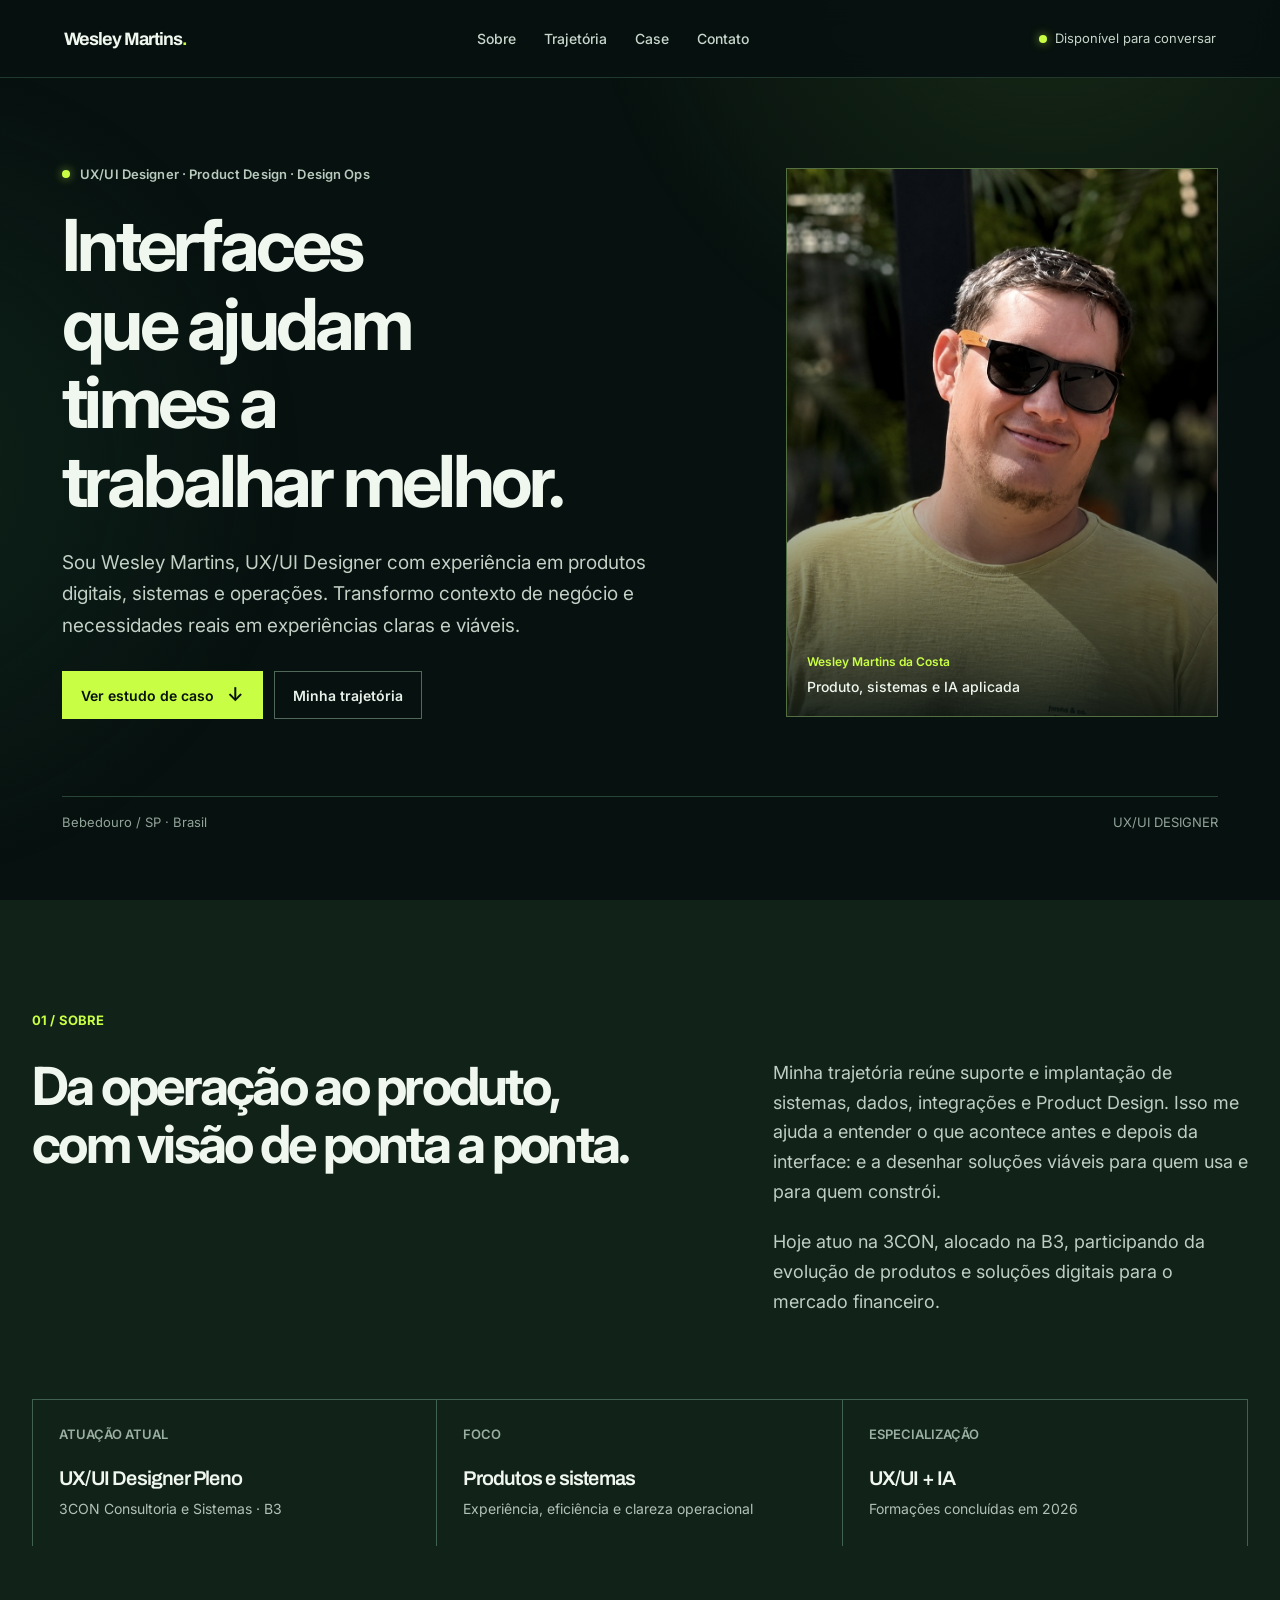
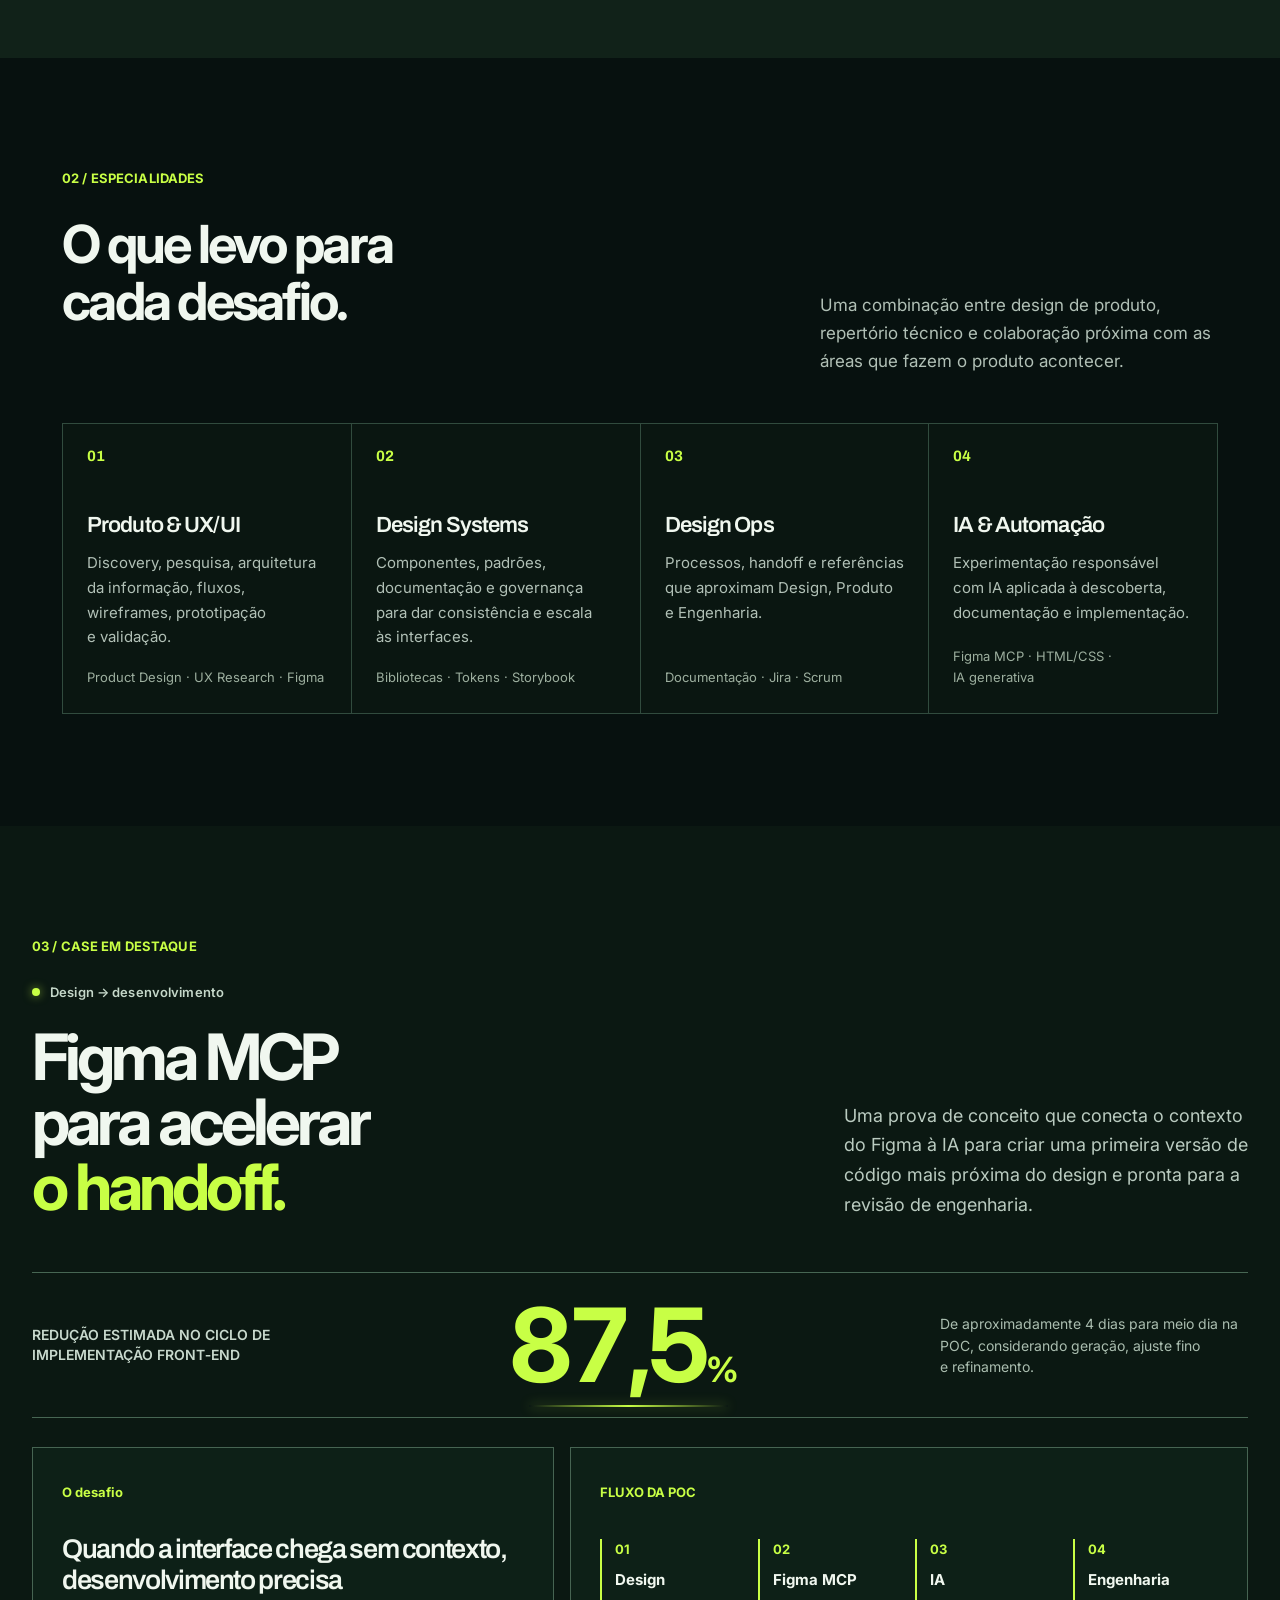
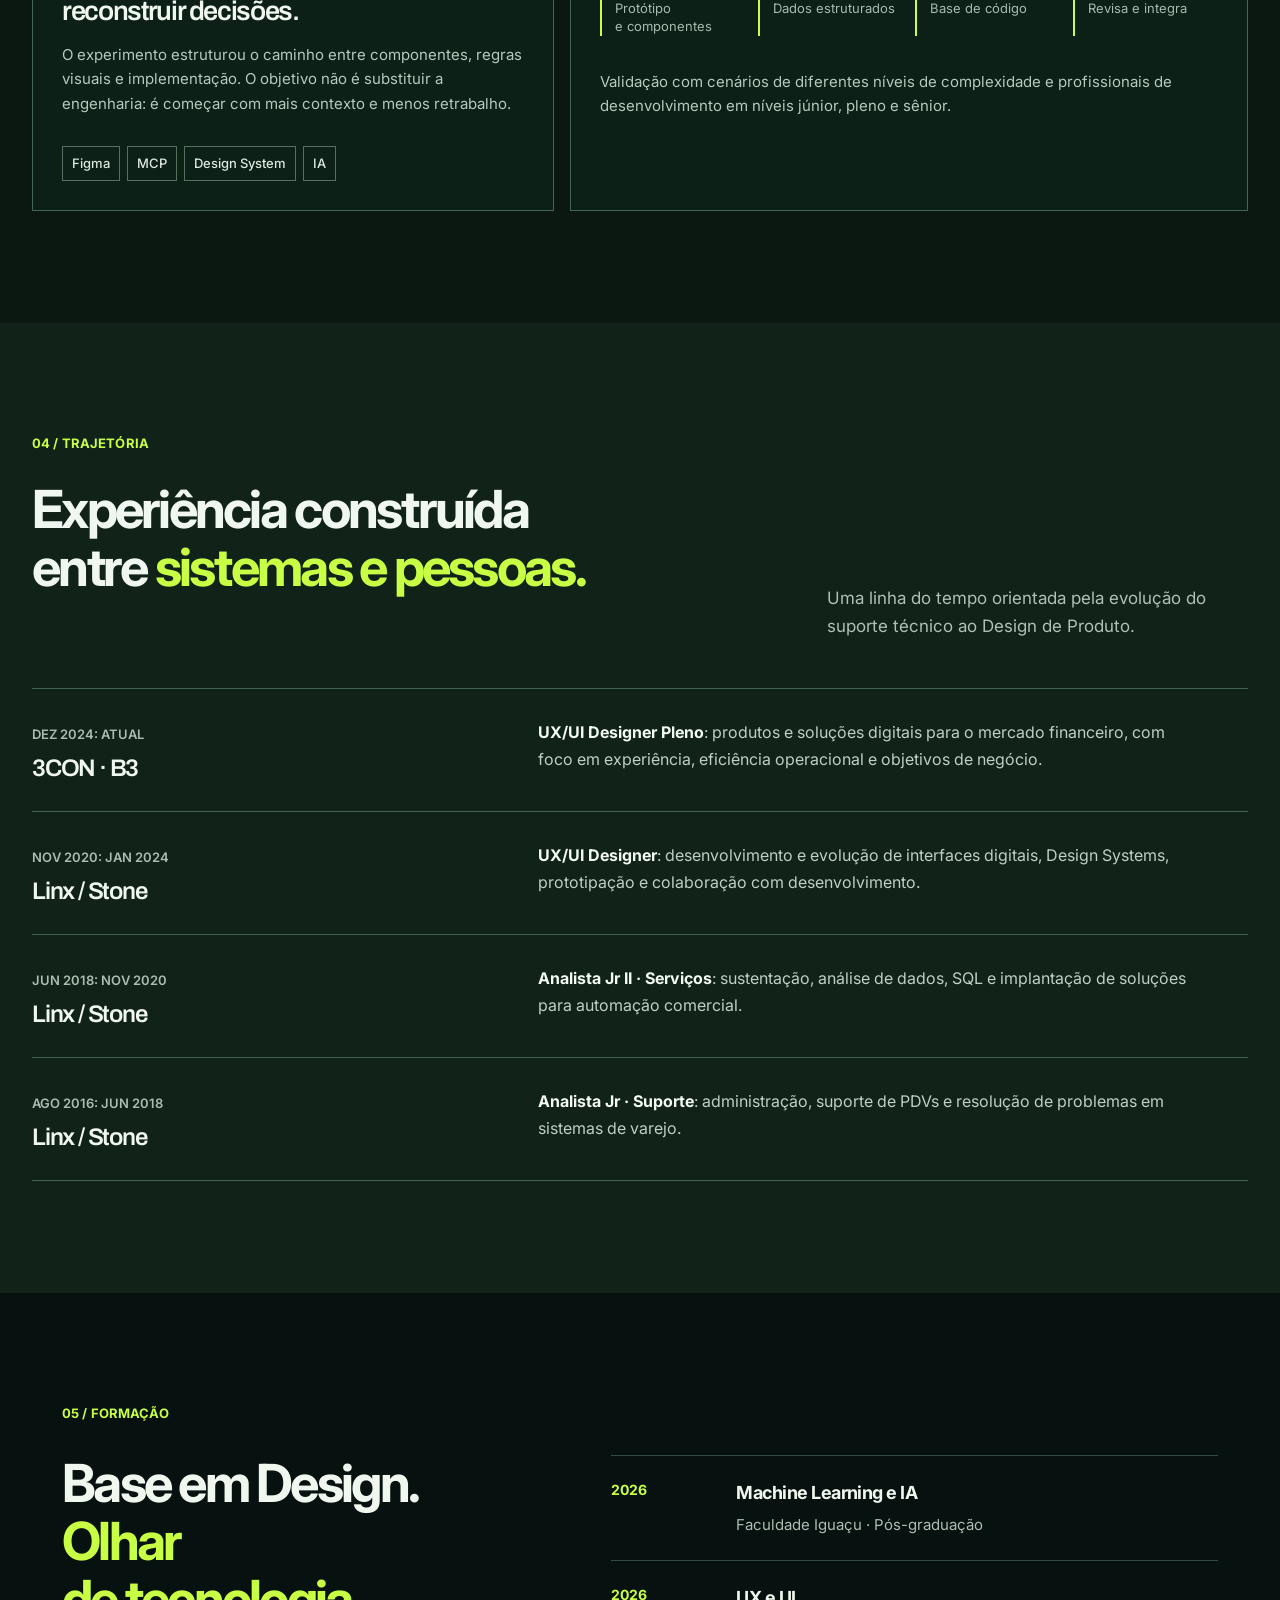
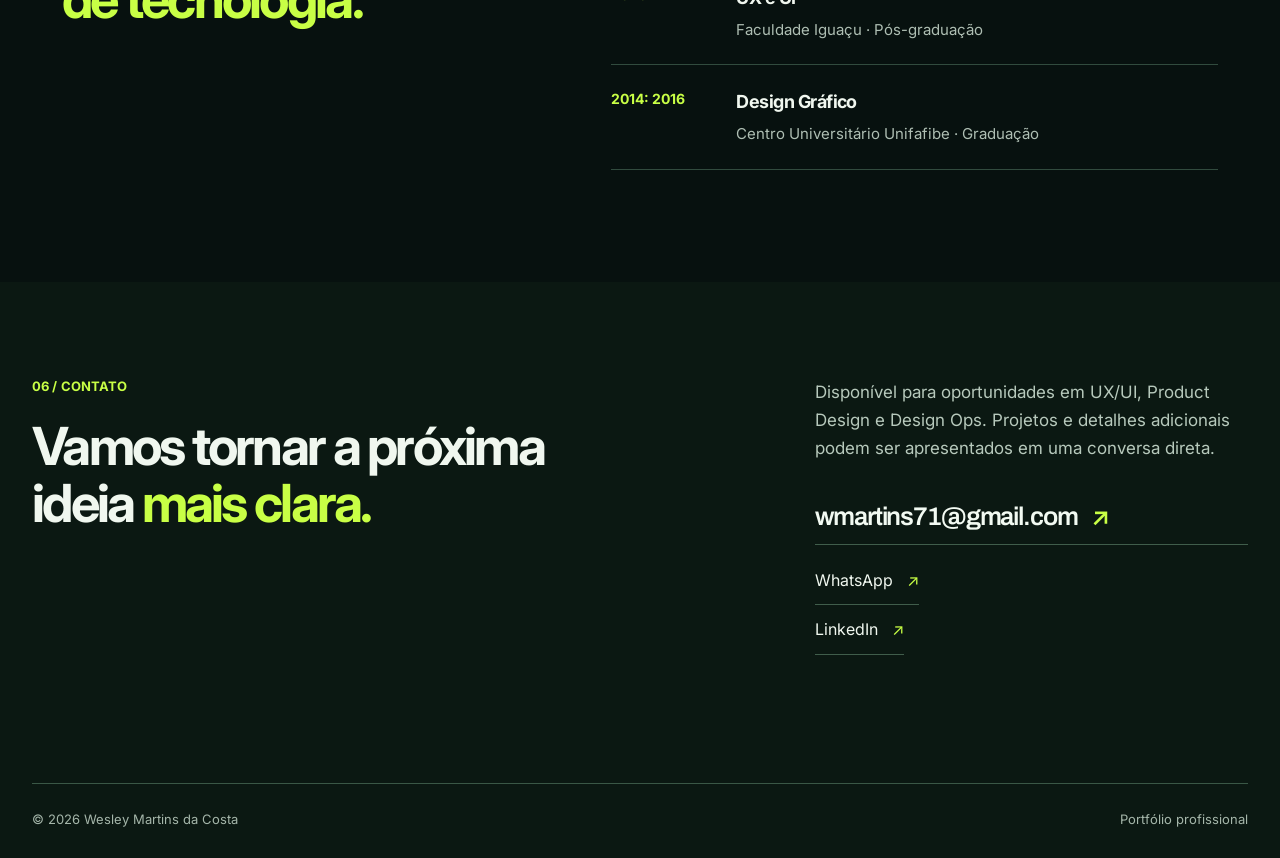
<file: index.html>
<!doctype html>
<html lang="pt-BR"><head><meta charset="UTF-8"><meta name="viewport" content="width=device-width, initial-scale=1.0"><meta name="description" content="Portfólio de Wesley Martins da Costa, UX/UI Designer Pleno com atuação em produto, sistemas, Design Ops e IA aplicada."><meta name="author" content="Wesley Martins da Costa"><meta name="robots" content="index, follow"><link rel="canonical" href="https://www.wesdsg.des.br/"><meta name="theme-color" content="#07110f"><meta property="og:title" content="Wesley Martins | UX/UI Designer"><meta property="og:description" content="Produto, sistemas e IA aplicada para tornar operações complexas mais claras."><meta property="og:type" content="website"><meta property="og:locale" content="pt_BR"><title>Wesley Martins | UX/UI Designer</title><link rel="preconnect" href="https://fonts.googleapis.com"><link rel="preconnect" href="https://fonts.gstatic.com" crossorigin><link href="https://fonts.googleapis.com/css2?family=IBM+Plex+Mono:wght@400;500;600;700;800&family=Space+Grotesk:wght@500;600;700&display=swap" rel="stylesheet"><link rel="stylesheet" href="styles.css?v=20261121-02"></head>
<body><div class="color-bloom bloom-lime" aria-hidden="true"></div><a class="skip-link" href="#conteudo">Pular para o conteúdo</a><header class="header"><a class="brand" href="#inicio" aria-label="Página inicial">Wesley Martins<span>.</span></a><nav aria-label="Navegação principal"><a href="#sobre">Sobre</a><a href="#trajetoria">Trajetória</a><a href="#case">Case</a><a href="#contato">Contato</a></nav><a class="status" href="#contato"><i></i> Disponível para conversar</a></header>
<main id="conteudo"><section class="hero" id="inicio"><div class="hero-copy reveal"><p class="kicker"><i></i> UX/UI Designer · Product Design · Design Ops</p><h1>Interfaces que ajudam<br>times a trabalhar melhor.</h1><p class="hero-text">Sou Wesley Martins, UX/UI Designer com experiência em produtos digitais, sistemas e operações. Transformo contexto de negócio e necessidades reais em experiências claras e viáveis.</p><div class="hero-actions"><a class="button button-solid magnetic" href="#case">Ver estudo de caso <span>↓</span></a><a class="button magnetic" href="#trajetoria">Minha trajetória</a></div></div><figure class="portrait reveal tilt-card"><img src="eu_foto.jpg" width="1254" height="1254" fetchpriority="high" alt="Wesley Martins da Costa"><figcaption><span>Wesley Martins da Costa</span><b>Produto, sistemas e IA aplicada</b></figcaption><span class="portrait-spark spark-one" aria-hidden="true"></span><span class="portrait-spark spark-two" aria-hidden="true"></span></figure><div class="hero-meta"><span>Bebedouro / SP · Brasil</span><span>UX/UI DESIGNER</span></div></section>
<section class="intro section" id="sobre"><div class="section-label">01 / SOBRE</div><div class="intro-content"><h2>Da operação ao produto,<br>com visão de ponta a ponta.</h2><div class="intro-text"><p>Minha trajetória reúne suporte e implantação de sistemas, dados, integrações e Product Design. Isso me ajuda a entender o que acontece antes e depois da interface — e a desenhar soluções viáveis para quem usa e para quem constrói.</p><p>Hoje atuo na 3CON, alocado na B3, participando da evolução de produtos e soluções digitais para o mercado financeiro.</p></div></div><div class="facts"><div><span>ATUAÇÃO ATUAL</span><b>UX/UI Designer Pleno</b><small>3CON Consultoria e Sistemas · B3</small></div><div><span>FOCO</span><b>Produtos e sistemas</b><small>Experiência, eficiência e clareza operacional</small></div><div><span>ESPECIALIZAÇÃO</span><b>UX/UI + IA</b><small>Formações concluídas em 2026</small></div></div></section>
<section class="skills section"><div class="section-label">02 / ESPECIALIDADES</div><div class="skills-head"><h2>O que levo para<br>cada desafio.</h2><p>Uma combinação entre design de produto, repertório técnico e colaboração próxima com as áreas que fazem o produto acontecer.</p></div><div class="skill-grid"><article><b>01</b><h3>Produto &amp; UX/UI</h3><p>Discovery, pesquisa, arquitetura da informação, fluxos, wireframes, prototipação e validação.</p><div>Product Design · UX Research · Figma</div></article><article><b>02</b><h3>Design Systems</h3><p>Componentes, padrões, documentação e governança para dar consistência e escala às interfaces.</p><div>Bibliotecas · Tokens · Storybook</div></article><article><b>03</b><h3>Design Ops</h3><p>Processos, handoff e referências que aproximam Design, Produto e Engenharia.</p><div>Documentação · Jira · Scrum</div></article><article><b>04</b><h3>IA &amp; Automação</h3><p>Experimentação responsável com IA aplicada à descoberta, documentação e implementação.</p><div>Figma MCP · HTML/CSS · IA generativa</div></article></div></section>
<section class="case section" id="case"><div class="section-label">03 / CASE EM DESTAQUE</div><div class="case-title"><div><p class="kicker light"><i></i> Design → desenvolvimento</p><h2>Figma MCP<br>para acelerar<br><em>o handoff.</em></h2></div><p>Uma prova de conceito que conecta o contexto do Figma à IA para criar uma primeira versão de código mais próxima do design e pronta para a revisão de engenharia.</p></div><div class="case-metric"><span>REDUÇÃO ESTIMADA NO CICLO DE IMPLEMENTAÇÃO FRONT-END</span><strong>87,5<span>%</span></strong><small>De aproximadamente 4 dias para meio dia na POC, considerando geração, ajuste fino e refinamento.</small></div><div class="case-grid"><article class="case-story"><span>O desafio</span><h3>Quando a interface chega sem contexto, desenvolvimento precisa reconstruir decisões.</h3><p>O experimento estruturou o caminho entre componentes, regras visuais e implementação. O objetivo não é substituir a engenharia — é começar com mais contexto e menos retrabalho.</p><div class="tags"><b>Figma</b><b>MCP</b><b>Design System</b><b>IA</b></div></article><article class="flow"><span>FLUXO DA POC</span><ol><li><b>01</b><strong>Design</strong><small>Protótipo e componentes</small></li><li><b>02</b><strong>Figma MCP</strong><small>Dados estruturados</small></li><li><b>03</b><strong>IA</strong><small>Base de código</small></li><li><b>04</b><strong>Engenharia</strong><small>Revisa e integra</small></li></ol><p>Validação com cenários de diferentes níveis de complexidade e profissionais de desenvolvimento em níveis júnior, pleno e sênior.</p></article></div></section>
<section class="trajectory section" id="trajetoria"><div class="section-label">04 / TRAJETÓRIA</div><div class="trajectory-head"><h2>Experiência construída<br>entre <em>sistemas e pessoas.</em></h2><p>Uma linha do tempo orientada pela evolução do suporte técnico ao Design de Produto.</p></div><div class="timeline"><article><div><span>DEZ 2024 — ATUAL</span><h3>3CON · B3</h3></div><p><b>UX/UI Designer Pleno</b> — produtos e soluções digitais para o mercado financeiro, com foco em experiência, eficiência operacional e objetivos de negócio.</p></article><article><div><span>NOV 2020 — JAN 2024</span><h3>Linx / Stone</h3></div><p><b>UX/UI Designer</b> — desenvolvimento e evolução de interfaces digitais, Design Systems, prototipação e colaboração com desenvolvimento.</p></article><article><div><span>JUN 2018 — NOV 2020</span><h3>Linx / Stone</h3></div><p><b>Analista Jr II · Serviços</b> — sustentação, análise de dados, SQL e implantação de soluções para automação comercial.</p></article><article><div><span>AGO 2016 — JUN 2018</span><h3>Linx / Stone</h3></div><p><b>Analista Jr · Suporte</b> — administração, suporte de PDVs e resolução de problemas em sistemas de varejo.</p></article></div></section>
<section class="education section"><div class="section-label">05 / FORMAÇÃO</div><div class="education-wrap"><h2>Base em Design.<br><em>Olhar de tecnologia.</em></h2><div class="education-list"><article><span>2026</span><b>Machine Learning e IA</b><small>Faculdade Iguaçu · Pós-graduação</small></article><article><span>2026</span><b>UX e UI</b><small>Faculdade Iguaçu · Pós-graduação</small></article><article><span>2014 — 2016</span><b>Design Gráfico</b><small>Centro Universitário Unifafibe · Graduação</small></article></div></div></section></main>
<footer id="contato"><div><p class="section-label">06 / CONTATO</p><h2>Vamos tornar a próxima<br>ideia <em>mais clara.</em></h2></div><div class="contact"><p>Disponível para oportunidades em UX/UI, Product Design e Design Ops. Projetos e detalhes adicionais podem ser apresentados em uma conversa direta.</p><a class="contact-main magnetic" href="mailto:wmartins71@gmail.com">wmartins71@gmail.com <span>↗</span></a><a href="https://wa.me/5517981520616" target="_blank" rel="noopener noreferrer">WhatsApp <span>↗</span></a><a href="https://www.linkedin.com/in/wmcosta/" target="_blank" rel="noopener noreferrer">LinkedIn <span>↗</span></a></div><div class="footer-bottom"><span>© <span id="copyright-year">2026</span> Wesley Martins da Costa</span><span>Portfólio profissional</span></div></footer><script src="script.js?v=20261119-27" defer></script></body></html>
</file>
<file: styles.css>
@import url('https://fonts.googleapis.com/css2?family=Archivo:wdth,wght@87.5..125,400..700&family=Inter:wght@400;500;600;700&display=swap');

/* Títulos com uma construção mais aberta e legível. */
.hero h1,.intro h2,.skills h2,.trajectory h2,.education h2,footer h2{font-family:"Inter",Arial,sans-serif!important;font-weight:700!important;letter-spacing:-.052em!important;line-height:1.1!important}.case-title h2{font-family:"Inter",Arial,sans-serif!important;font-weight:700!important;letter-spacing:-.062em!important;line-height:1.02!important}.case-metric{grid-template-columns:1.15fr .82fr .7fr}.case-metric>span{white-space:normal}.case-metric strong{font-family:"Inter",Arial,sans-serif!important;font-weight:700!important;letter-spacing:-.07em!important;line-height:.86!important}

/* O rodapé usa a mesma coluna horizontal das seções principais. */
footer{padding-right:max(32px,calc((100vw - var(--max))/2))!important;padding-left:max(32px,calc((100vw - var(--max))/2))!important}
@media(max-width:560px){footer{padding-right:22px!important;padding-left:22px!important}}

:root{--bg:#07110f;--surface:#0d1a15;--surface-2:#112219;--text:#f0f7ef;--muted:#a9bbb0;--line:#314b3e;--green:#c8ff45;--max:1220px;--sans:"Archivo","Inter",Arial,sans-serif;--body:"Inter",Arial,sans-serif}*{box-sizing:border-box}html{scroll-behavior:smooth}body{min-width:320px;margin:0;background:var(--bg);color:var(--text);font:400 17px/1.65 var(--body);overflow-x:hidden}body::before{position:fixed;z-index:-1;inset:0;content:"";pointer-events:none;background:radial-gradient(circle at 82% -7%,#31522166,transparent 29rem),radial-gradient(circle at -9% 52%,#183d2a66,transparent 26rem)}a{color:inherit;text-decoration:none}.color-bloom{display:none}.skip-link{position:fixed;z-index:100;top:-4rem;left:1rem;padding:.75rem 1rem;background:var(--green);color:#08100d;font-weight:700}.skip-link:focus{top:1rem}.header{position:sticky;z-index:10;top:0;display:flex;align-items:center;justify-content:space-between;max-width:none;height:78px;margin:0;padding:0 max(5vw,24px);border-bottom:1px solid #20382d;background:#07110fee;backdrop-filter:blur(14px)}.brand{font:700 18px var(--sans);letter-spacing:-.055em}.brand span{color:var(--green)}.header nav{display:flex;gap:28px;align-items:center;color:#c8d7cd;font-size:14px;font-weight:500}.header nav a{transition:color .2s}.header nav a:hover,.header nav a:focus{color:var(--green)}.status{display:flex;gap:8px;align-items:center;color:#c6d5ca;font-size:13px}.status i,.kicker i{display:block;width:8px;height:8px;border-radius:50%;background:var(--green);box-shadow:0 0 10px #c8ff4599}.hero,.section,footer{max-width:var(--max);margin:0 auto;padding-right:32px;padding-left:32px}.hero{display:grid;grid-template-columns:minmax(0,1.08fr) minmax(360px,.75fr);column-gap:8vw;align-items:center;min-height:calc(100svh - 78px);padding-top:66px;padding-bottom:45px}.kicker,.section-label{margin:0 0 23px;color:#b7cabd;font:600 13px/1.3 var(--body);letter-spacing:.01em}.kicker{display:flex;gap:10px;align-items:center}.hero h1,h2,h3,p{margin-top:0}.hero h1{max-width:800px;margin-bottom:26px;font:650 clamp(3.25rem,5.6vw,5.8rem)/1.02 var(--sans);letter-spacing:-.075em;text-wrap:balance}.hero h1 em,h2 em{font-style:normal;color:var(--green)}.hero-text{max-width:590px;margin-bottom:30px;color:#c2d0c6;font-size:19px;text-wrap:pretty}.hero-actions{display:flex;flex-wrap:wrap;gap:11px}.button{display:inline-flex;align-items:center;justify-content:center;min-height:48px;padding:0 18px;border:1px solid #50695a;background:transparent;color:#e9f2ea;font-size:14px;font-weight:600;transition:border-color .2s,background .2s,transform .2s}.button:hover{border-color:var(--green);background:#142719;transform:translateY(-2px)}.button-solid{border-color:var(--green);background:var(--green);color:#08100d}.button-solid:hover{background:#d7ff79}.button span{margin-left:13px;font-size:19px}.portrait{position:relative;height:min(61vh,580px);min-height:410px;margin:0;overflow:hidden;border:1px solid #547043;background:#102218}.portrait img{display:block;width:100%;height:100%;object-fit:cover;object-position:center 23%;filter:saturate(.78) contrast(1.04);transition:transform .6s ease}.portrait:hover img{transform:scale(1.04)}.portrait::after{position:absolute;inset:0;content:"";background:linear-gradient(180deg,transparent 47%,#07110fe6)}.portrait figcaption{position:absolute;z-index:1;right:20px;bottom:18px;left:20px;display:grid;gap:3px}.portrait figcaption span{color:var(--green);font-size:12px;font-weight:600}.portrait figcaption b{font-size:14px;font-weight:500}.portrait-spark{display:none}.hero-meta{grid-column:1/-1;display:flex;justify-content:space-between;margin-top:33px;padding-top:15px;border-top:1px solid #294536;color:#91a499;font-size:13px}.section{padding-top:112px;padding-bottom:112px}.section-label{color:var(--green);font-weight:700}.intro,.trajectory{max-width:none;background:var(--surface-2)}.intro>.section-label,.intro-content,.facts,.trajectory>.section-label,.trajectory-head,.timeline{max-width:var(--max);margin-right:auto;margin-left:auto}.intro-content{display:grid;grid-template-columns:1.08fr .82fr;gap:9vw;margin-top:29px;margin-bottom:65px}.intro h2,.skills h2,.trajectory h2,.education h2,footer h2{font:650 clamp(2.35rem,4.1vw,4.5rem)/1.08 var(--sans);letter-spacing:-.07em;text-wrap:balance}.intro-text{max-width:590px;color:#bfcec3;font-size:18px}.intro-text p+p{margin-top:21px}.facts{display:grid;grid-template-columns:repeat(3,1fr);border-top:1px solid #426251}.facts>div{min-height:142px;padding:24px 26px;border-right:1px solid #426251}.facts>div:first-child{border-left:1px solid #426251}.facts span{display:block;margin-bottom:20px;color:#9ab0a1;font-size:13px;font-weight:600}.facts b{display:block;margin-bottom:4px;font:600 20px/1.2 var(--sans);letter-spacing:-.04em}.facts small{color:#b2c1b7;font-size:14px}.skills-head,.trajectory-head{display:grid;grid-template-columns:1fr .62fr;gap:9vw;align-items:end;margin-top:29px;margin-bottom:48px}.skills-head p,.trajectory-head p{max-width:410px;margin:0;color:#b1c0b6;font-size:17px}.skill-grid{display:grid;grid-template-columns:repeat(4,1fr);border-top:1px solid var(--line);border-left:1px solid var(--line)}.skill-grid article{display:flex;min-height:290px;flex-direction:column;padding:24px;border-right:1px solid var(--line);border-bottom:1px solid var(--line);background:#0a1611;transition:background .2s}.skill-grid article:hover{background:#102318}.skill-grid article>b{color:var(--green);font:700 15px var(--sans)}.skill-grid h3{margin:49px 0 13px;font:600 22px/1.15 var(--sans);letter-spacing:-.04em}.skill-grid p{color:#b1c0b6;font-size:15px}.skill-grid div{margin-top:auto;color:#9daf9f;font-size:13px}.case{max-width:none;background:#0b1812}.case>.section-label,.case-title,.case-metric,.case-grid{max-width:var(--max);margin-right:auto;margin-left:auto}.case-title{display:grid;grid-template-columns:1fr .58fr;gap:9vw;align-items:end;margin-top:29px;margin-bottom:53px}.light{color:#c5d7c9}.case-title h2{margin:16px 0 0;font:650 clamp(3rem,5vw,5.4rem)/.95 var(--sans);letter-spacing:-.085em;text-wrap:balance}.case-title>p{margin:0;color:#bacbc0;font-size:18px}.case-metric{display:grid;grid-template-columns:1fr .9fr .7fr;gap:36px;align-items:center;padding:28px 0;border-top:1px solid #476653;border-bottom:1px solid #476653}.case-metric>span{color:#c8d9cd;font-size:14px;font-weight:600;line-height:1.45}.case-metric strong{position:relative;display:inline-flex;align-items:baseline;width:max-content;color:var(--green);font:700 clamp(5rem,8vw,8.5rem)/.8 var(--sans);font-variant-numeric:tabular-nums;letter-spacing:-.11em;animation:metric-glow 4s ease-in-out infinite}.case-metric strong span{margin-left:.03em;font-size:.34em;letter-spacing:-.07em}.case-metric strong::after{position:absolute;right:4%;bottom:-18px;left:9%;height:2px;content:"";background:linear-gradient(90deg,transparent,var(--green),transparent);box-shadow:0 0 12px #c8ff4566;animation:metric-line 3.4s ease-in-out infinite}.case-metric small{color:#aabdaf;font-size:14px;line-height:1.55}.case-grid{display:grid;grid-template-columns:.87fr 1.13fr;gap:16px;margin-top:29px}.case-story,.flow{padding:29px;border:1px solid #466452;background:#0d2017}.case-story>span,.flow>span{color:var(--green);font-size:13px;font-weight:700}.case-story h3{margin:29px 0 16px;font:600 27px/1.14 var(--sans);letter-spacing:-.05em}.case-story p,.flow>p{color:#b7c9bc;font-size:15px}.tags{display:flex;flex-wrap:wrap;gap:7px;margin-top:29px}.tags b{padding:6px 9px;border:1px solid #55715d;color:#dce9df;font-size:13px;font-weight:500}.flow ol{display:grid;grid-template-columns:repeat(4,1fr);gap:12px;padding:0;margin:34px 0;list-style:none}.flow li{display:flex;min-height:95px;flex-direction:column;padding-left:13px;border-left:2px solid var(--green)}.flow li b{color:var(--green);font-size:13px}.flow li strong{margin:7px 0;font-size:15px}.flow li small{color:#a8b9ad;font-size:13px;line-height:1.38}.trajectory-head{margin-top:29px}.timeline{border-top:1px solid #426251}.timeline article{position:relative;display:grid;grid-template-columns:.55fr 1fr;gap:9vw;padding:30px 0;border-bottom:1px solid #426251}.timeline article::before{position:absolute;top:22px;left:-18px;width:3px;height:calc(100% - 44px);content:"";background:var(--green);opacity:0;transform:scaleY(.4);transition:opacity .2s,transform .2s}.timeline article:hover::before{opacity:1;transform:scaleY(1)}.timeline span{color:#aabdae;font-size:13px;font-weight:600}.timeline h3{margin:8px 0 0;font:600 24px var(--sans);letter-spacing:-.05em}.timeline p{max-width:650px;margin:0;color:#bed0c3;font-size:16px}.timeline p b{color:#f2faf2}.education-wrap{display:grid;grid-template-columns:.82fr 1.18fr;gap:10vw;margin-top:29px;padding-top:4px}.education-list{border-top:1px solid var(--line)}.education-list article{display:grid;grid-template-columns:120px 1fr;gap:5px;padding:22px 0;border-bottom:1px solid var(--line)}.education-list span{grid-row:span 2;color:var(--green);font-size:14px;font-weight:700}.education-list b{font-size:18px;letter-spacing:-.03em}.education-list small{color:#aebeb3;font-size:15px}footer{display:grid;grid-template-columns:1fr .66fr;gap:10vw;max-width:none;padding-top:96px;padding-bottom:28px;background:#0b1812}footer>div{max-width:600px}footer h2{margin:20px 0 72px}.contact{display:flex;flex-direction:column;align-items:flex-start}.contact p{margin-bottom:27px;color:#b7c9bc;font-size:17px}.contact a{padding:11px 0;border-bottom:1px solid #405d4b;font-size:16px}.contact a span{margin-left:10px;color:var(--green)}.contact .contact-main{width:100%;margin-bottom:11px;color:#f2faf2;font:600 clamp(1.35rem,2vw,2rem)/1.3 var(--sans);letter-spacing:-.045em}.contact .contact-main:hover{color:var(--green)}.footer-bottom{grid-column:1/-1;display:flex;justify-content:space-between;max-width:var(--max);padding-top:25px;border-top:1px solid #3a5746;color:#a5b6aa;font-size:13px}.reveal{opacity:1;transform:none}
@keyframes metric-glow{0%,100%{filter:brightness(.95);text-shadow:0 0 8px #c8ff4514}50%{filter:brightness(1.08);text-shadow:0 0 18px #c8ff4530}}@keyframes metric-line{0%,100%{opacity:.45;transform:scaleX(.75)}50%{opacity:1;transform:scaleX(1)}}
@media(max-width:850px){.hero,.intro-content,.case-title,.case-grid,.education-wrap,footer{grid-template-columns:1fr}.hero{gap:38px;min-height:auto;padding-top:58px}.portrait{height:450px;min-height:0}.hero-meta{margin-top:0}.intro-content,.skills-head,.trajectory-head{gap:25px;margin-bottom:42px}.skills-head,.trajectory-head{grid-template-columns:1fr}.facts,.skill-grid{grid-template-columns:1fr 1fr}.facts>div:nth-child(3){grid-column:1/-1;border-left:1px solid #426251}.case-title>p{max-width:580px}.case-metric{grid-template-columns:1fr 1fr}.case-metric small{grid-column:1/-1}.flow ol{grid-template-columns:1fr 1fr}.timeline article{gap:6vw}footer{gap:36px}.footer-bottom{margin-top:35px}}
@media(max-width:560px){body{font-size:16px}.header{height:68px;padding:0 20px}.header nav{display:none}.status{font-size:12px}.hero,.section,footer{padding-right:22px;padding-left:22px}.hero{padding-top:43px;padding-bottom:30px}.hero h1{font-size:clamp(2.65rem,12vw,3.65rem);line-height:1.04}.hero h1 br,.intro h2 br,.skills h2 br,.trajectory h2 br,.education h2 br,footer h2 br,.case-title h2 br{display:none}.hero-text{font-size:17px}.portrait{height:365px}.hero-meta{font-size:12px}.section{padding-top:78px;padding-bottom:78px}.intro-text{font-size:16px}.facts,.skill-grid{grid-template-columns:1fr}.facts>div,.facts>div:first-child,.facts>div:nth-child(3),.skill-grid article,.skill-grid article:first-child{border-left:1px solid #426251}.facts>div{min-height:108px;border-bottom:1px solid #426251}.facts>div:nth-child(3){grid-column:auto}.skill-grid article{min-height:210px}.skill-grid h3{margin-top:30px}.case-title h2{font-size:3rem;line-height:1}.case-title>p,.skills-head p,.trajectory-head p{font-size:16px}.case-metric{grid-template-columns:1fr;gap:24px}.case-metric strong{font-size:5.6rem}.case-metric strong::after{bottom:-14px}.case-grid{gap:12px;margin-top:16px}.case-story,.flow{padding:22px}.flow ol{gap:20px;margin:28px 0}.timeline article{grid-template-columns:1fr;gap:12px;padding:25px 0}.timeline article::before{display:none}.timeline p{font-size:16px}.education-list article{grid-template-columns:92px 1fr}.footer-bottom{gap:14px;font-size:11px}.contact p{font-size:16px}}
@media(prefers-reduced-motion:no-preference){.reveal{opacity:0;transform:translateY(24px);transition:opacity .7s ease,transform .7s cubic-bezier(.2,.75,.25,1)}.reveal.is-visible{opacity:1;transform:none}.portrait::before{animation:portrait-sheen 7s ease-in-out infinite}.skill-grid article{transition:background .25s,transform .25s,box-shadow .25s}.skill-grid article:hover{box-shadow:0 18px 34px #0006;transform:translateY(-6px)}.facts>div{transition:background .25s}.facts>div:hover{background:#173423}.flow li{animation:flow-pulse 3.2s ease-in-out infinite}.flow li:nth-child(2){animation-delay:-.8s}.flow li:nth-child(3){animation-delay:-1.6s}.flow li:nth-child(4){animation-delay:-2.4s}.status i{animation:status-pulse 2.4s ease-in-out infinite}}@keyframes portrait-sheen{0%,100%{opacity:.25}50%{opacity:.8}}@keyframes flow-pulse{0%,100%{border-color:#729530}50%{border-color:#c8ff45;box-shadow:-8px 0 17px -12px #c8ff45}}@keyframes status-pulse{0%,100%{box-shadow:0 0 5px #c8ff4555}50%{box-shadow:0 0 14px #c8ff45}}@media(prefers-reduced-motion:reduce){html{scroll-behavior:auto}.portrait img,.button,.timeline article::before,.case-metric strong,.case-metric strong::after{transition:none;animation:none}}

/* Mobile: navegação sempre acessível, áreas de toque confortáveis e ritmo vertical mais compacto. */
@media(max-width:560px){
  html{scroll-padding-top:116px}
  .header{display:grid;grid-template-columns:minmax(0,1fr) auto;grid-template-rows:60px 45px;height:105px;padding:0 20px;backdrop-filter:blur(18px)}
  .header nav{grid-column:1/-1;display:grid;grid-template-columns:repeat(4,minmax(0,1fr));align-self:stretch;gap:0;margin:0 -20px;padding:0 20px;border-top:1px solid #20382d}
  .header nav a{display:flex;align-items:center;justify-content:center;min-width:0;min-height:44px;padding:0;white-space:nowrap;font-size:12px}
  .status{font-size:11px;white-space:nowrap}
  .status i{width:7px;height:7px}
  .hero{min-height:calc(100dvh - 105px);gap:30px;padding-top:38px;padding-bottom:27px}
  .kicker{margin-bottom:17px;font-size:12px;line-height:1.45}
  .hero h1{margin-bottom:19px;font-size:clamp(2.55rem,11vw,3.25rem);letter-spacing:-.06em;line-height:1.06}
  .hero-text{margin-bottom:24px;font-size:16px;line-height:1.6}
  .hero-actions{display:grid;grid-template-columns:1fr;gap:10px}
  .button{width:100%;min-height:52px;padding:0 16px}
  .portrait{height:330px;border-color:#496a56}
  .portrait figcaption{right:16px;bottom:15px;left:16px}
  .portrait figcaption b{font-size:13px;line-height:1.35}
  .hero-meta{display:grid;grid-template-columns:1fr auto;gap:8px;margin-top:0;padding-top:13px;font-size:11px;line-height:1.35}
  .section{padding-top:68px;padding-bottom:68px}
  .section-label{margin-bottom:19px;font-size:12px}
  .intro-content,.skills-head,.trajectory-head{margin-top:0;margin-bottom:33px}
  .intro h2,.skills h2,.trajectory h2,.education h2,footer h2{font-size:clamp(2.15rem,9.5vw,2.8rem);line-height:1.08!important}
  .intro-text{font-size:16px;line-height:1.65}
  .facts{margin-right:-22px;margin-left:-22px;border-right:0;border-left:0}
  .facts>div,.facts>div:first-child,.facts>div:nth-child(3){min-height:0;padding:20px 22px;border-right:0;border-left:0}
  .facts span{margin-bottom:10px;font-size:11px}
  .facts b{font-size:18px}
  .facts small{font-size:13px;line-height:1.45}
  .skill-grid{margin-right:-22px;margin-left:-22px;border-right:0}
  .skill-grid article{min-height:0;padding:23px 22px;border-right:0}
  .skill-grid h3{margin:24px 0 10px;font-size:21px}
  .skill-grid p{margin-bottom:19px;line-height:1.55}
  .case-title{margin-bottom:34px}
  .case-title h2{font-size:clamp(2.75rem,12vw,3.45rem);line-height:1.01!important}
  .case-metric{gap:18px;padding:24px 0}
  .case-metric>span{font-size:12px}
  .case-metric strong{font-size:clamp(4.9rem,24vw,6.3rem);letter-spacing:-.09em}
  .case-metric small{font-size:13px}
  .case-story,.flow{padding:21px 18px}
  .case-story h3{margin-top:23px;font-size:24px}
  .tags{gap:6px;margin-top:22px}
  .tags b{padding:6px 8px;font-size:12px}
  .flow ol{grid-template-columns:1fr 1fr;gap:16px 12px;margin:25px 0}
  .flow li{min-height:76px;padding-left:10px}
  .flow li strong{font-size:14px}
  .flow li small{font-size:12px}
  .timeline article{gap:7px;padding:23px 0}
  .timeline span{font-size:12px}
  .timeline h3{font-size:21px}
  .education-wrap{gap:32px}
  .education-list article{grid-template-columns:1fr;gap:4px;padding:20px 0}
  .education-list span{grid-row:auto;font-size:12px}
  .education-list b{font-size:17px}
  footer{padding-top:68px;padding-bottom:22px}
  footer h2{margin-bottom:37px}
  .contact p{margin-bottom:18px;font-size:16px;line-height:1.6}
  .contact a{width:100%;min-height:48px;display:flex;align-items:center;font-size:15px}
  .contact .contact-main{font-size:clamp(1.25rem,6vw,1.65rem);overflow-wrap:anywhere}
  .footer-bottom{display:grid;grid-template-columns:1fr;gap:4px;margin-top:22px;padding-top:18px;font-size:11px}
}

@media(max-width:560px){.hero,.section,footer,.case-metric,.case-title,.case-grid,.intro-content,.skills-head,.trajectory-head{min-width:0}.portrait,.case-story,.flow,.skill-grid article,.facts>div{min-width:0}.hero-text,.intro-text,.skills-head p,.trajectory-head p,.case-title>p,.case-story p,.flow>p,.timeline p,.contact p,.facts small,.skill-grid p{overflow-wrap:anywhere;hyphens:auto}}
</file>
